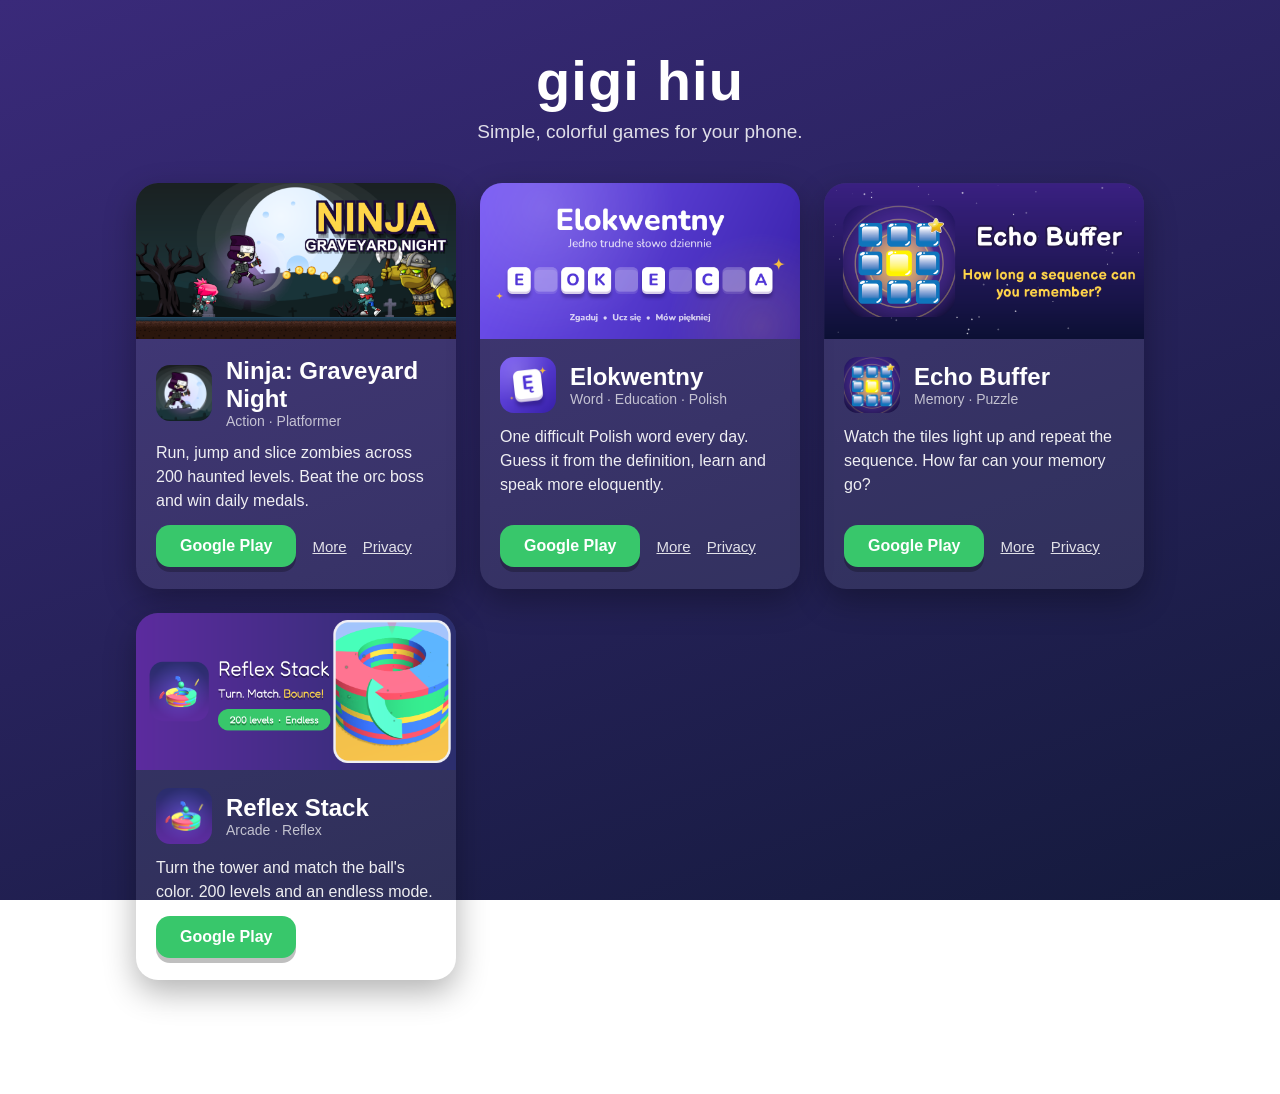
<file: index.html>
<!doctype html>
<html lang="en">
<head>
<meta charset="utf-8">
<meta name="viewport" content="width=device-width, initial-scale=1">
<title>gigi hiu – mobile games</title>
<meta name="description" content="gigi hiu makes simple, colorful mobile games for Android: Ninja: Graveyard Night, Elokwentny, Echo Buffer, Reflex Stack and more.">
<link rel="icon" href="icon.png">
<link rel="stylesheet" href="style.css">
</head>
<body>
<main>
  <div class="hero">
    <h1>gigi hiu</h1>
    <p>Simple, colorful games for your phone.</p>
  </div>

  <div class="games">

    <!-- ===== NOWA GRA: skopiuj caly blok <article> ... </article> i zmien nazwy, teksty i linki ===== -->
    <article class="game">
      <a href="ninja-graveyard-night/"><img class="banner" src="ninja-graveyard-night/banner.png" alt="Ninja: Graveyard Night"></a>
      <div class="body">
        <div class="title">
          <img src="ninja-graveyard-night/icon.png" alt="">
          <div><h2>Ninja: Graveyard Night</h2><div class="genre">Action · Platformer</div></div>
        </div>
        <p>Run, jump and slice zombies across 200 haunted levels. Beat the orc boss and win daily medals.</p>
        <div class="links">
          <a class="play" href="https://play.google.com/store/apps/details?id=com.gigihiu.ninjanoc">Google Play</a>
          <a href="ninja-graveyard-night/">More</a>
          <a href="ninja-graveyard-night/privacy.html">Privacy</a>
        </div>
      </div>
    </article>

    <article class="game">
      <a href="elokwentny/"><img class="banner" src="elokwentny/banner.png" alt="Elokwentny"></a>
      <div class="body">
        <div class="title">
          <img src="elokwentny/icon.png" alt="">
          <div><h2>Elokwentny</h2><div class="genre">Word · Education · Polish</div></div>
        </div>
        <p>One difficult Polish word every day. Guess it from the definition, learn and speak more eloquently.</p>
        <div class="links">
          <a class="play" href="https://play.google.com/store/apps/details?id=pl.elokwentny.app">Google Play</a>
          <a href="elokwentny/">More</a>
          <a href="elokwentny/privacy.html">Privacy</a>
        </div>
      </div>
    </article>

    <article class="game">
      <a href="echo-buffer/"><img class="banner" src="echo-buffer/banner.png" alt="Echo Buffer"></a>
      <div class="body">
        <div class="title">
          <img src="echo-buffer/icon.png" alt="">
          <div><h2>Echo Buffer</h2><div class="genre">Memory · Puzzle</div></div>
        </div>
        <p>Watch the tiles light up and repeat the sequence. How far can your memory go?</p>
        <div class="links">
          <a class="play" href="https://play.google.com/store/apps/details?id=com.gigihiu.EchoBuffer">Google Play</a>
          <a href="echo-buffer/">More</a>
          <a href="echo-buffer/privacy.html">Privacy</a>
        </div>
      </div>
    </article>

    <article class="game">
      <a href="reflex-stack/"><img class="banner" src="reflex-stack/banner.png" alt="Reflex Stack"></a>
      <div class="body">
        <div class="title">
          <img src="reflex-stack/icon.png" alt="">
          <div><h2>Reflex Stack</h2><div class="genre">Arcade · Reflex</div></div>
        </div>
        <p>Turn the tower and match the ball's color. 200 levels and an endless mode.</p>
        <div class="links">
          <a class="play" href="https://play.google.com/store/apps/details?id=com.gigihiu.reflexstack">Google Play</a>
          <a href="reflex-stack/">More</a>
          <a href="privacy.html">Privacy</a>
        </div>
      </div>
    </article>

  </div>
</main>
<footer>
  <a href="mailto:gigihiu2018@gmail.com">Contact</a>
</footer>
</body>
</html>
</file>
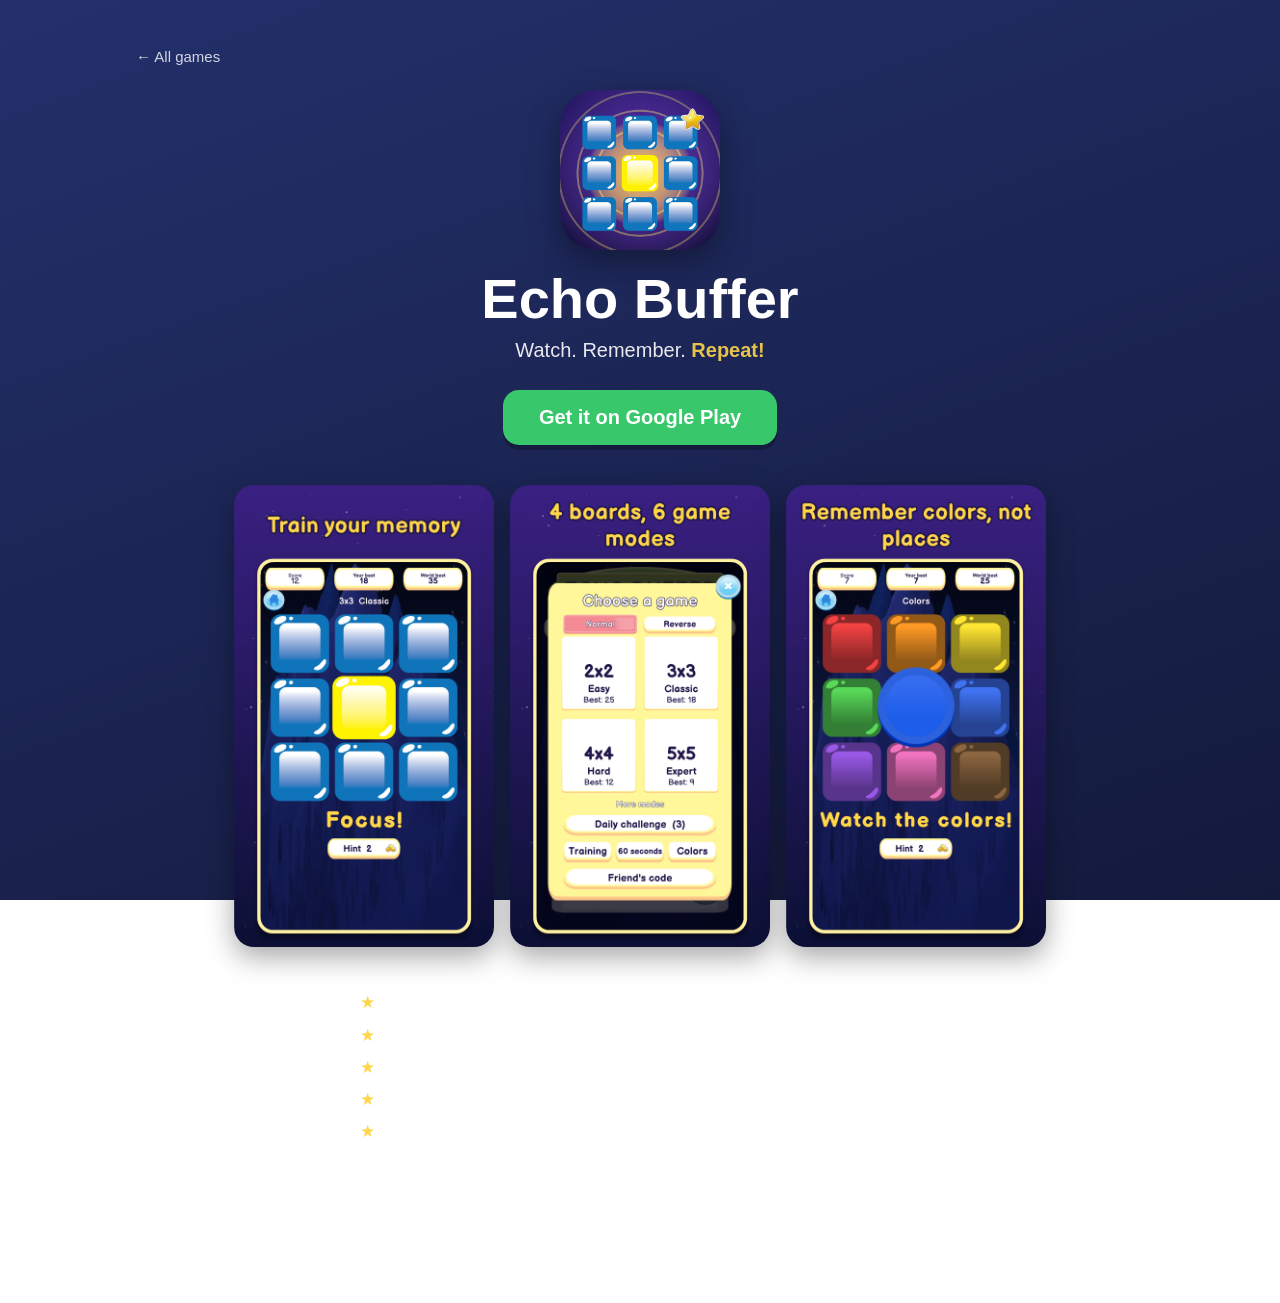
<file: echo-buffer/index.html>
<!doctype html>
<html lang="en">
<head>
<meta charset="utf-8">
<meta name="viewport" content="width=device-width, initial-scale=1">
<title>Echo Buffer – gigi hiu</title>
<meta name="description" content="Echo Buffer: watch the tiles light up and repeat the sequence. How far can your memory go? Free on Google Play.">
<link rel="icon" href="icon.png">
<link rel="stylesheet" href="../style.css">
</head>
<body style="--a:#23306b; --b:#141a3c; --akcent:#ffd54a">
<main class="gamepage">
  <div style="text-align:left"><a class="back" href="../">← All games</a></div>
  <img class="icon" src="icon.png" alt="Echo Buffer icon">
  <h1>Echo Buffer</h1>
  <p class="tagline">Watch. Remember. <b>Repeat!</b></p>
  <a class="play" href="https://play.google.com/store/apps/details?id=com.gigihiu.EchoBuffer">Get it on Google Play</a>

  <div class="shots">
    <img src="shot1.png" alt="Classic mode: repeat the sequence of lit tiles">
    <img src="shot2.png" alt="Six game modes">
    <img src="shot3.png" alt="Colors mode">
  </div>

  <ul class="features">
    <li>4 boards from 2x2 to 5x5 and 6 game modes</li>
    <li>Every tile plays its own note, so you can remember by ear</li>
    <li>World leaderboards, daily challenge and weekly league</li>
    <li>Daily missions, achievements, levels and titles</li>
    <li>Free tile skins and backgrounds, English and Polish</li>
  </ul>
</main>
<footer>
  <a href="privacy.html">Privacy policy</a>
  <a href="mailto:gigihiu2018@gmail.com">Contact</a>
</footer>
</body>
</html>
</file>
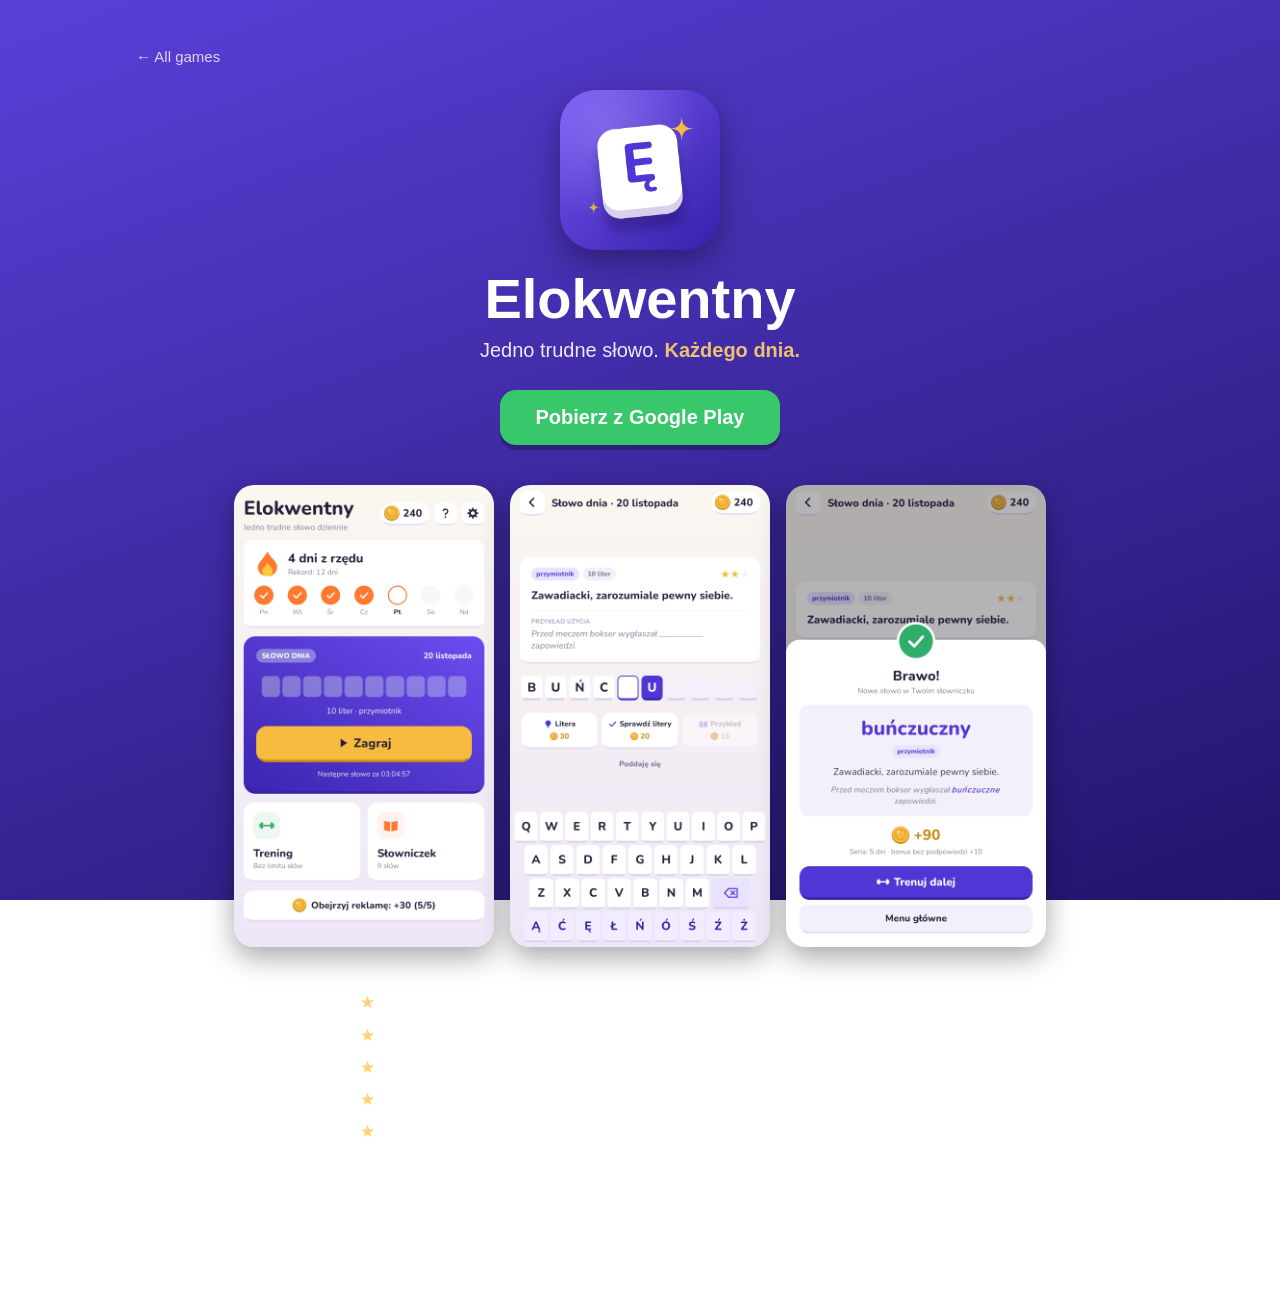
<file: elokwentny/index.html>
<!doctype html>
<html lang="pl">
<head>
<meta charset="utf-8">
<meta name="viewport" content="width=device-width, initial-scale=1">
<title>Elokwentny – gigi hiu</title>
<meta name="description" content="Elokwentny: codziennie jedno trudne polskie słowo. Odgadnij je z definicji, ucz się i mów piękniej. Za darmo w Google Play.">
<link rel="icon" href="icon.png">
<link rel="stylesheet" href="../style.css">
</head>
<body style="--a:#5a3fd8; --b:#22146b; --akcent:#ffd36b">
<main class="gamepage">
  <div style="text-align:left"><a class="back" href="../">← All games</a></div>
  <img class="icon" src="icon.png" alt="Ikona aplikacji Elokwentny">
  <h1>Elokwentny</h1>
  <p class="tagline">Jedno trudne słowo. <b>Każdego dnia.</b></p>
  <a class="play" href="https://play.google.com/store/apps/details?id=pl.elokwentny.app">Pobierz z Google Play</a>

  <div class="shots">
    <img src="shot1.png" alt="Ekran główny: słowo dnia i seria dni z rzędu">
    <img src="shot2.png" alt="Zgadywanie słowa z definicji i podpowiedzi">
    <img src="shot3.png" alt="Odgadnięte słowo z definicją i przykładem">
  </div>

  <ul class="features">
    <li>Codziennie nowe słowo dnia – to samo dla wszystkich</li>
    <li>Ponad 700 trudnych, rzadkich i eleganckich polskich słów</li>
    <li>Podpowiedzi: odsłoń literę, sprawdź litery, zobacz przykład</li>
    <li>Seria dni z rzędu, monety i trening bez limitu</li>
    <li>Własny słowniczek poznanych słów i przypomnienia</li>
  </ul>
</main>
<footer>
  <a href="privacy.html">Polityka prywatności</a>
  <a href="mailto:gigihiu2018@gmail.com">Contact</a>
</footer>
</body>
</html>
</file>
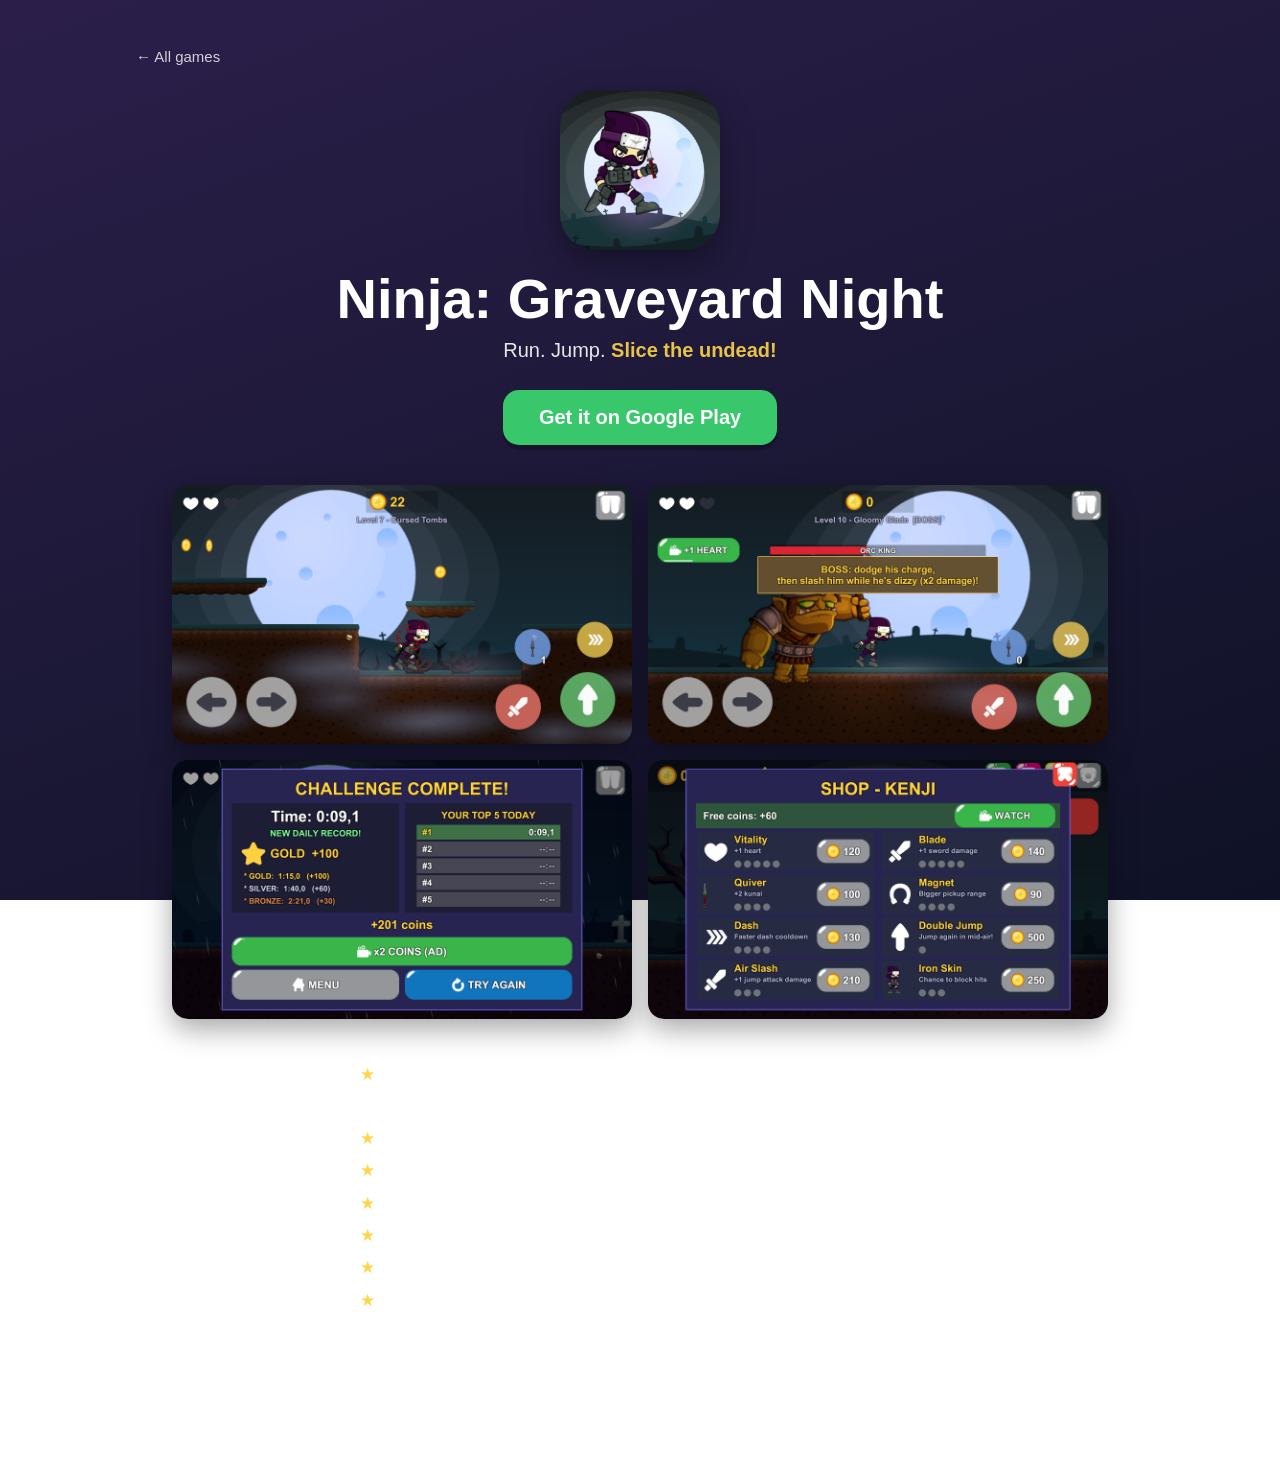
<file: ninja-graveyard-night/index.html>
<!doctype html>
<html lang="en">
<head>
<meta charset="utf-8">
<meta name="viewport" content="width=device-width, initial-scale=1">
<title>Ninja: Graveyard Night – gigi hiu</title>
<meta name="description" content="Ninja: Graveyard Night: slice zombies, jump across haunted graves and beat the orc boss. 200 levels, daily challenge, offline. Free on Google Play.">
<link rel="icon" href="icon.png">
<link rel="stylesheet" href="../style.css">
<style>
  /* zrzuty tej gry sa poziome (16:9) */
  .shots img { width: min(460px, 46%); min-width: 260px; border-radius: 16px; }
</style>
</head>
<body style="--a:#2b1f4a; --b:#0f1226; --akcent:#ffd54a">
<main class="gamepage">
  <div style="text-align:left"><a class="back" href="../">← All games</a></div>
  <img class="icon" src="icon.png" alt="Ninja: Graveyard Night icon">
  <h1>Ninja: Graveyard Night</h1>
  <p class="tagline">Run. Jump. <b>Slice the undead!</b></p>
  <a class="play" href="https://play.google.com/store/apps/details?id=com.gigihiu.ninjanoc">Get it on Google Play</a>

  <div class="shots">
    <img src="shot1.png" alt="Ninja fighting zombies in the graveyard">
    <img src="shot2.png" alt="Orc boss fight">
    <img src="shot3.png" alt="Daily challenge with medals">
    <img src="shot4.png" alt="Upgrade shop">
  </div>

  <ul class="features">
    <li>200 levels with sky runs, underground crypts, moving platforms, keys and gates</li>
    <li>Sword, kunai, bombs, double jump, wall jump and dash</li>
    <li>Zombies, orcs, ghosts and an orc boss every 5 levels</li>
    <li>Daily challenge with bronze, silver and gold medals</li>
    <li>Two heroes with their own upgrades and special skills, glowing skins</li>
    <li>English and Polish</li>
    <li>Plays offline, ads are always optional</li>
  </ul>
</main>
<footer>
  <a href="privacy.html">Privacy policy</a>
  <a href="mailto:gigihiu2018@gmail.com">Contact</a>
</footer>
</body>
</html>
</file>
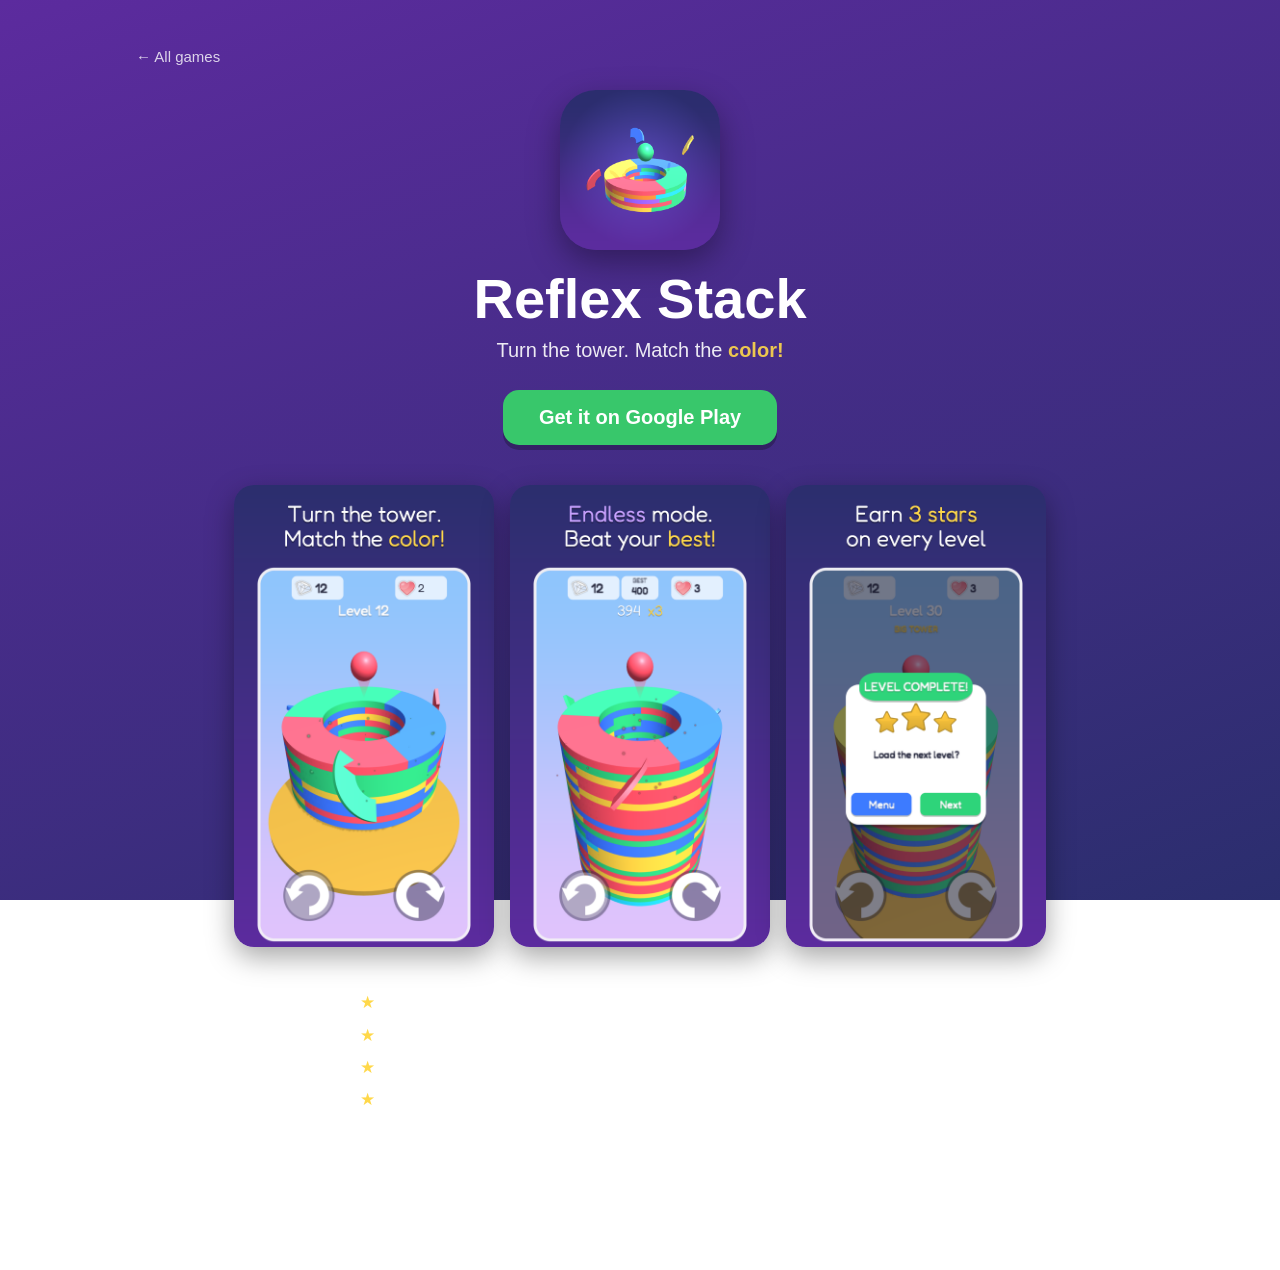
<file: reflex-stack/index.html>
<!doctype html>
<html lang="en">
<head>
<meta charset="utf-8">
<meta name="viewport" content="width=device-width, initial-scale=1">
<title>Reflex Stack – gigi hiu</title>
<meta name="description" content="Reflex Stack: turn the tower and match the ball's color. 200 levels and an endless mode. Free on Google Play.">
<link rel="icon" href="icon.png">
<link rel="stylesheet" href="../style.css">
</head>
<body style="--a:#5c2b9e; --b:#2b2e6e">
<main class="gamepage">
  <div style="text-align:left"><a class="back" href="../">← All games</a></div>
  <img class="icon" src="icon.png" alt="Reflex Stack icon">
  <h1>Reflex Stack</h1>
  <p class="tagline">Turn the tower. Match the <b>color!</b></p>
  <a class="play" href="https://play.google.com/store/apps/details?id=com.gigihiu.reflexstack">Get it on Google Play</a>

  <div class="shots">
    <img src="shot1.png" alt="Gameplay: turn the tower to match the ball's color">
    <img src="shot2.png" alt="Endless mode with score multiplier">
    <img src="shot3.png" alt="Level complete with three stars">
  </div>

  <ul class="features">
    <li>200 levels from relaxing to lightning-fast</li>
    <li>Endless mode with a score multiplier</li>
    <li>Collect diamonds and earn 3 stars on every level</li>
    <li>Simple two-button controls, no account needed</li>
  </ul>
</main>
<footer>
  <a href="../privacy.html">Privacy policy</a>
  <a href="https://www.youtube.com/watch?v=M6ab54qwRuE">Trailer</a>
  <a href="mailto:gigihiu2018@gmail.com">Contact</a>
</footer>
</body>
</html>
</file>
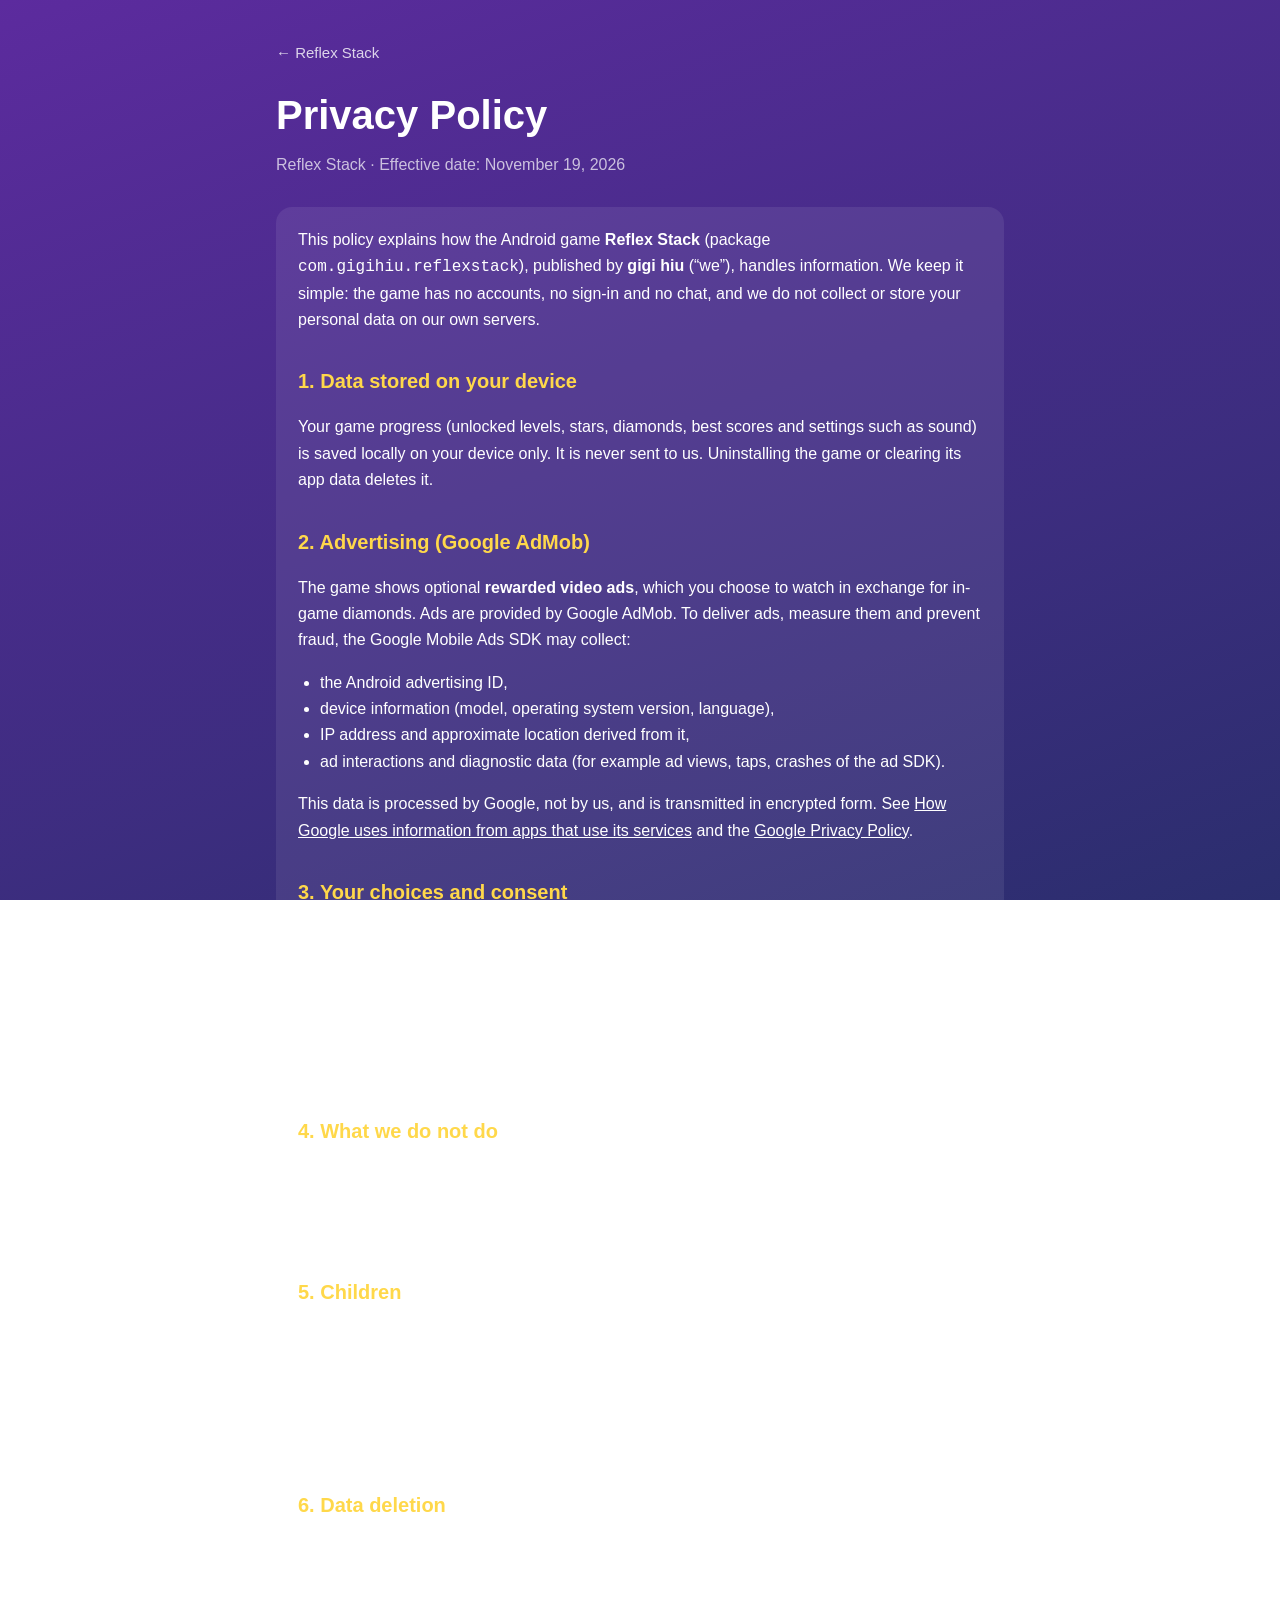
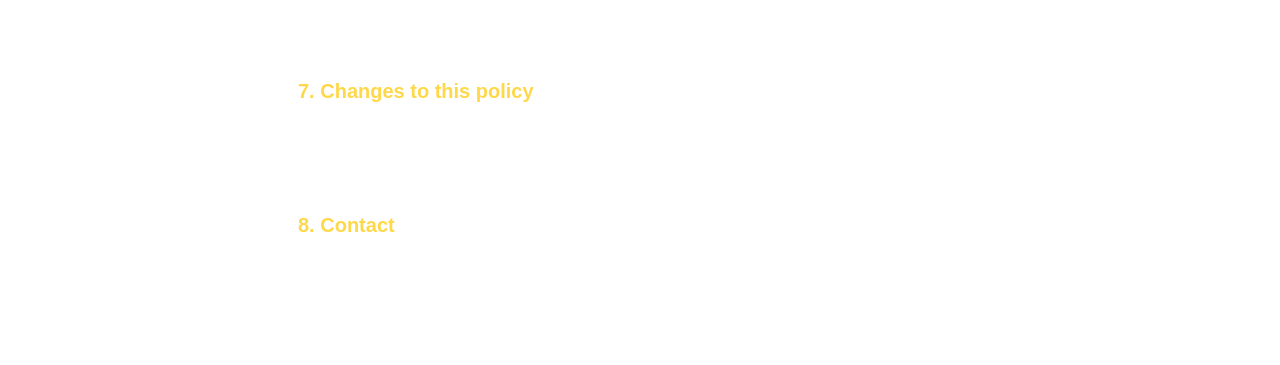
<file: privacy.html>
<!doctype html>
<html lang="en">
<head>
<meta charset="utf-8">
<meta name="viewport" content="width=device-width, initial-scale=1">
<title>Reflex Stack – Privacy Policy</title>
<link rel="icon" href="icon.png">
<style>
  :root { --fiolet: #5c2b9e; --granat: #2b2e6e; --zolty: #ffd84a; }
  * { box-sizing: border-box; }
  body { margin: 0; font-family: "Segoe UI", Roboto, Helvetica, Arial, sans-serif; color: #fff;
         background: linear-gradient(160deg, var(--fiolet), var(--granat)) fixed; min-height: 100vh; }
  main { max-width: 760px; margin: 0 auto; padding: 40px 16px 48px; line-height: 1.65; font-size: 16px; }
  .back { color: #fff; opacity: .8; text-decoration: none; font-size: 15px; }
  h1 { font-size: clamp(28px, 6vw, 40px); margin: 16px 0 4px; }
  .date { opacity: .7; margin: 0 0 28px; }
  h2 { color: var(--zolty); font-size: 20px; margin: 32px 0 8px; }
  a { color: #fff; }
  ul { padding-left: 22px; }
  .card { background: rgba(255,255,255,.08); border-radius: 16px; padding: 4px 22px 18px; }
</style>
</head>
<body>
<main>
  <a class="back" href="./">← Reflex Stack</a>
  <h1>Privacy Policy</h1>
  <p class="date">Reflex Stack · Effective date: November 19, 2026</p>

  <div class="card">
  <p>This policy explains how the Android game <b>Reflex Stack</b> (package <code>com.gigihiu.reflexstack</code>),
  published by <b>gigi hiu</b> (“we”), handles information. We keep it simple: the game has no accounts,
  no sign-in and no chat, and we do not collect or store your personal data on our own servers.</p>

  <h2>1. Data stored on your device</h2>
  <p>Your game progress (unlocked levels, stars, diamonds, best scores and settings such as sound) is saved
  locally on your device only. It is never sent to us. Uninstalling the game or clearing its app data deletes it.</p>

  <h2>2. Advertising (Google AdMob)</h2>
  <p>The game shows optional <b>rewarded video ads</b>, which you choose to watch in exchange for in-game diamonds.
  Ads are provided by Google AdMob. To deliver ads, measure them and prevent fraud, the Google Mobile Ads SDK may collect:</p>
  <ul>
    <li>the Android advertising ID,</li>
    <li>device information (model, operating system version, language),</li>
    <li>IP address and approximate location derived from it,</li>
    <li>ad interactions and diagnostic data (for example ad views, taps, crashes of the ad SDK).</li>
  </ul>
  <p>This data is processed by Google, not by us, and is transmitted in encrypted form. See
  <a href="https://policies.google.com/technologies/partner-sites">How Google uses information from apps that use its services</a> and the
  <a href="https://policies.google.com/privacy">Google Privacy Policy</a>.</p>

  <h2>3. Your choices and consent</h2>
  <ul>
    <li>If you are in the European Economic Area, the UK or Switzerland, the game asks for your consent through
    Google’s consent form before personalized ads are shown. You can change your choice at any time with the
    privacy button on the game’s <b>About</b> screen.</li>
    <li>You can reset or delete your advertising ID, or opt out of ads personalization, in Android
    <i>Settings → Privacy → Ads</i> (the exact path depends on your device).</li>
    <li>Watching ads is always optional. The game can be played without them.</li>
  </ul>

  <h2>4. What we do not do</h2>
  <ul>
    <li>We do not sell your personal data.</li>
    <li>We do not use analytics or tracking tools of our own.</li>
    <li>We do not request access to your contacts, camera, microphone, photos or precise location.</li>
  </ul>

  <h2>5. Children</h2>
  <p>Reflex Stack is intended for users aged 13 and older and is not directed at children. Because the game
  may still appeal to younger players, ad content is limited to a maximum rating of PG (parental guidance).
  We do not knowingly collect personal information from children under 13. If you are a parent or guardian
  and believe your child has provided personal information, contact us at the address below and we will help
  remove it.</p>

  <h2>6. Data deletion</h2>
  <p>Because we hold no personal data about you, there is nothing for us to delete on our side. To remove
  local game data, uninstall the game or clear its storage in Android settings. To manage data held by Google
  for advertising, use your Google account settings or reset your advertising ID as described above.</p>

  <h2>7. Changes to this policy</h2>
  <p>We may update this policy when the game changes. The new version will be published on this page with
  an updated effective date.</p>

  <h2>8. Contact</h2>
  <p>Questions about privacy? Email <a href="mailto:gigihiu2018@gmail.com">gigihiu2018@gmail.com</a>.</p>
  </div>
</main>
</body>
</html>
</file>
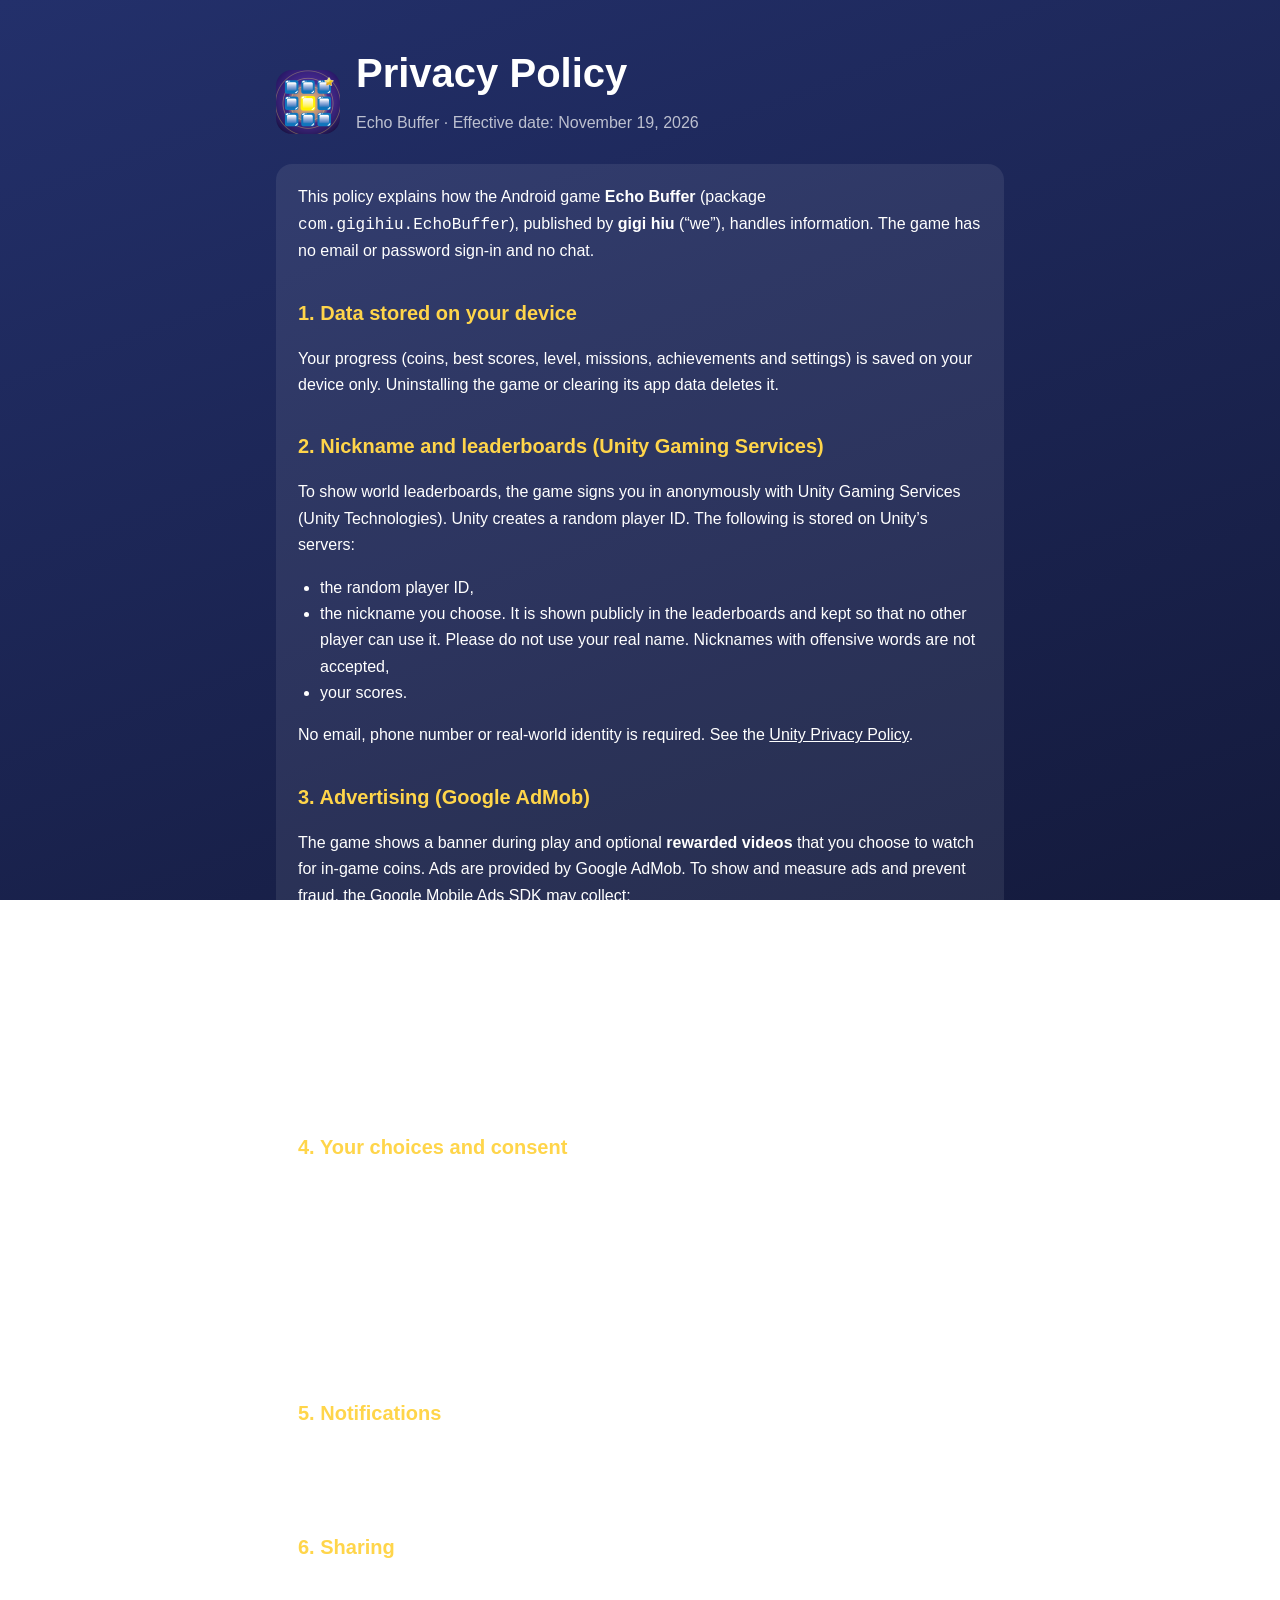
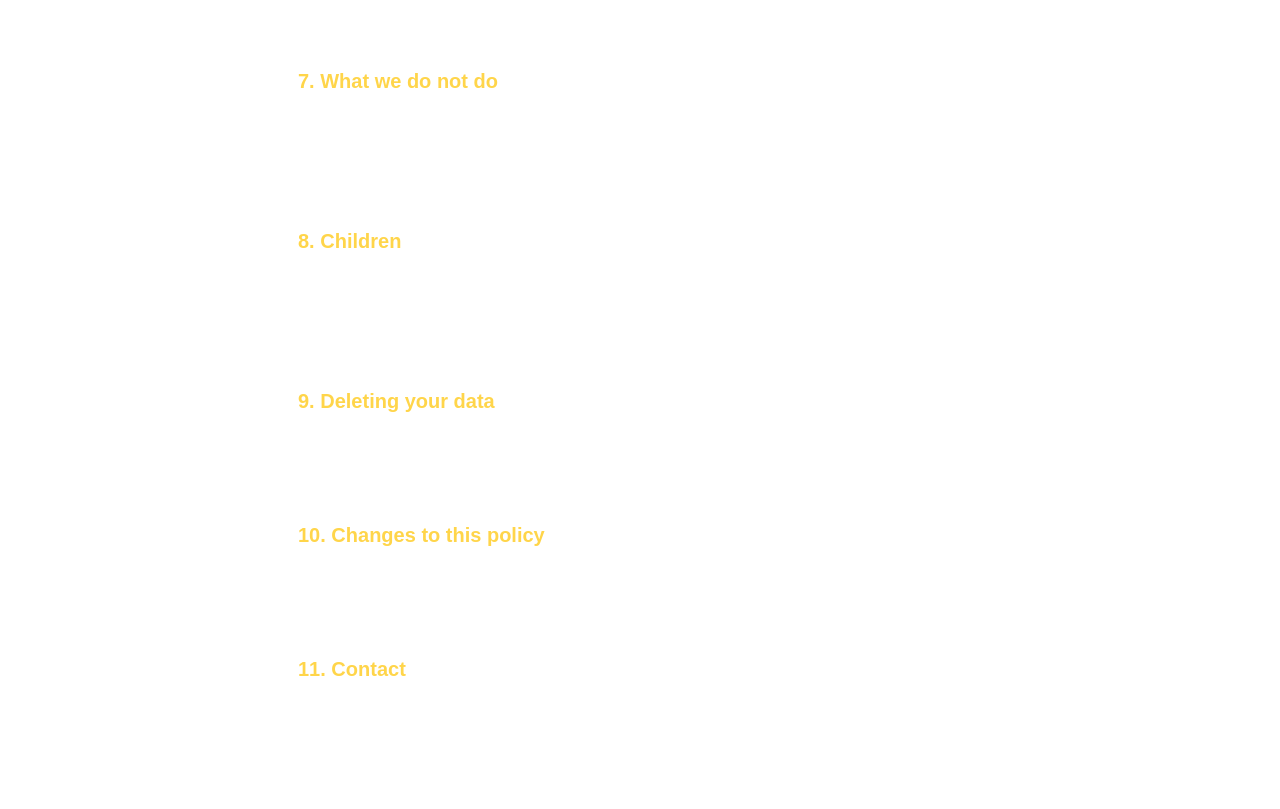
<file: echo-buffer/privacy.html>
<!doctype html>
<html lang="en">
<head>
<meta charset="utf-8">
<meta name="viewport" content="width=device-width, initial-scale=1">
<title>Echo Buffer – Privacy Policy</title>
<link rel="icon" href="icon.png">
<style>
  :root { --night: #141a3c; --blue: #23306b; --gold: #ffd54a; }
  * { box-sizing: border-box; }
  body { margin: 0; font-family: "Segoe UI", Roboto, Helvetica, Arial, sans-serif; color: #fff;
         background: linear-gradient(160deg, var(--blue), var(--night)) fixed; min-height: 100vh; }
  main { max-width: 760px; margin: 0 auto; padding: 40px 16px 48px; line-height: 1.65; font-size: 16px; }
  header { display: flex; align-items: center; gap: 16px; }
  header img { width: 64px; height: 64px; border-radius: 16px; }
  h1 { font-size: clamp(28px, 6vw, 40px); margin: 0; }
  .date { opacity: .7; margin: 4px 0 28px; }
  h2 { color: var(--gold); font-size: 20px; margin: 32px 0 8px; }
  a { color: #fff; }
  ul { padding-left: 22px; }
  .card { background: rgba(255,255,255,.08); border-radius: 16px; padding: 4px 22px 18px; }
</style>
</head>
<body>
<main>
  <header>
    <img src="icon.png" alt="">
    <div>
      <h1>Privacy Policy</h1>
      <p class="date">Echo Buffer · Effective date: November 19, 2026</p>
    </div>
  </header>

  <div class="card">
  <p>This policy explains how the Android game <b>Echo Buffer</b> (package <code>com.gigihiu.EchoBuffer</code>),
  published by <b>gigi hiu</b> (“we”), handles information. The game has no email or password sign-in and no chat.</p>

  <h2>1. Data stored on your device</h2>
  <p>Your progress (coins, best scores, level, missions, achievements and settings) is saved on your device only.
  Uninstalling the game or clearing its app data deletes it.</p>

  <h2>2. Nickname and leaderboards (Unity Gaming Services)</h2>
  <p>To show world leaderboards, the game signs you in anonymously with Unity Gaming Services (Unity Technologies).
  Unity creates a random player ID. The following is stored on Unity’s servers:</p>
  <ul>
    <li>the random player ID,</li>
    <li>the nickname you choose. It is shown publicly in the leaderboards and kept so that no other player can use it.
    Please do not use your real name. Nicknames with offensive words are not accepted,</li>
    <li>your scores.</li>
  </ul>
  <p>No email, phone number or real-world identity is required. See the
  <a href="https://unity.com/legal/privacy-policy">Unity Privacy Policy</a>.</p>

  <h2>3. Advertising (Google AdMob)</h2>
  <p>The game shows a banner during play and optional <b>rewarded videos</b> that you choose to watch for in-game coins.
  Ads are provided by Google AdMob. To show and measure ads and prevent fraud, the Google Mobile Ads SDK may collect:</p>
  <ul>
    <li>the Android advertising ID,</li>
    <li>device and app information (model, operating system version, language),</li>
    <li>IP address and approximate location derived from it,</li>
    <li>ad interactions and diagnostic data.</li>
  </ul>
  <p>This data is processed by Google and sent encrypted. See
  <a href="https://policies.google.com/technologies/partner-sites">How Google uses information from apps that use its services</a> and the
  <a href="https://policies.google.com/privacy">Google Privacy Policy</a>.</p>

  <h2>4. Your choices and consent</h2>
  <ul>
    <li>In the European Economic Area, the UK and Switzerland, the game asks for your consent through Google’s consent
    form before ads are personalized. You can change your choice at any time in <b>Settings → Privacy &amp; ads</b>.</li>
    <li>You can reset or delete your advertising ID, or opt out of ads personalization, in Android
    <i>Settings → Privacy → Ads</i> (the exact path depends on your device).</li>
    <li>Watching rewarded videos is always optional. The game asks ad networks to show only content suitable for all ages.</li>
  </ul>

  <h2>5. Notifications</h2>
  <p>Optional daily reminders are scheduled on your device (local notifications). No data is sent for them.
  You can turn them off in <b>Settings → Reminders</b> or in your phone settings.</p>

  <h2>6. Sharing</h2>
  <p>“Share” and “Challenge” only open your phone’s share menu with a short text that you choose to send.</p>

  <h2>7. What we do not do</h2>
  <ul>
    <li>We do not sell your personal data.</li>
    <li>We do not use analytics or tracking tools of our own.</li>
    <li>We do not request access to your contacts, camera, microphone, photos or precise location.</li>
  </ul>

  <h2>8. Children</h2>
  <p>The game is suitable for all ages but is not directed primarily at children. We do not knowingly collect
  personal information from children under 13. If you are a parent or guardian and believe your child has provided
  personal information, contact us and we will help remove it.</p>

  <h2>9. Deleting your data</h2>
  <p>Uninstall the game to remove local data. To delete your nickname and leaderboard entries, email us with your
  nickname and we will remove them within 30 days.</p>

  <h2>10. Changes to this policy</h2>
  <p>We may update this policy when the game changes. The new version will be published on this page with an
  updated effective date.</p>

  <h2>11. Contact</h2>
  <p>Questions about privacy? Email <a href="mailto:gigihiu2018@gmail.com">gigihiu2018@gmail.com</a>.</p>
  </div>
</main>
</body>
</html>
</file>
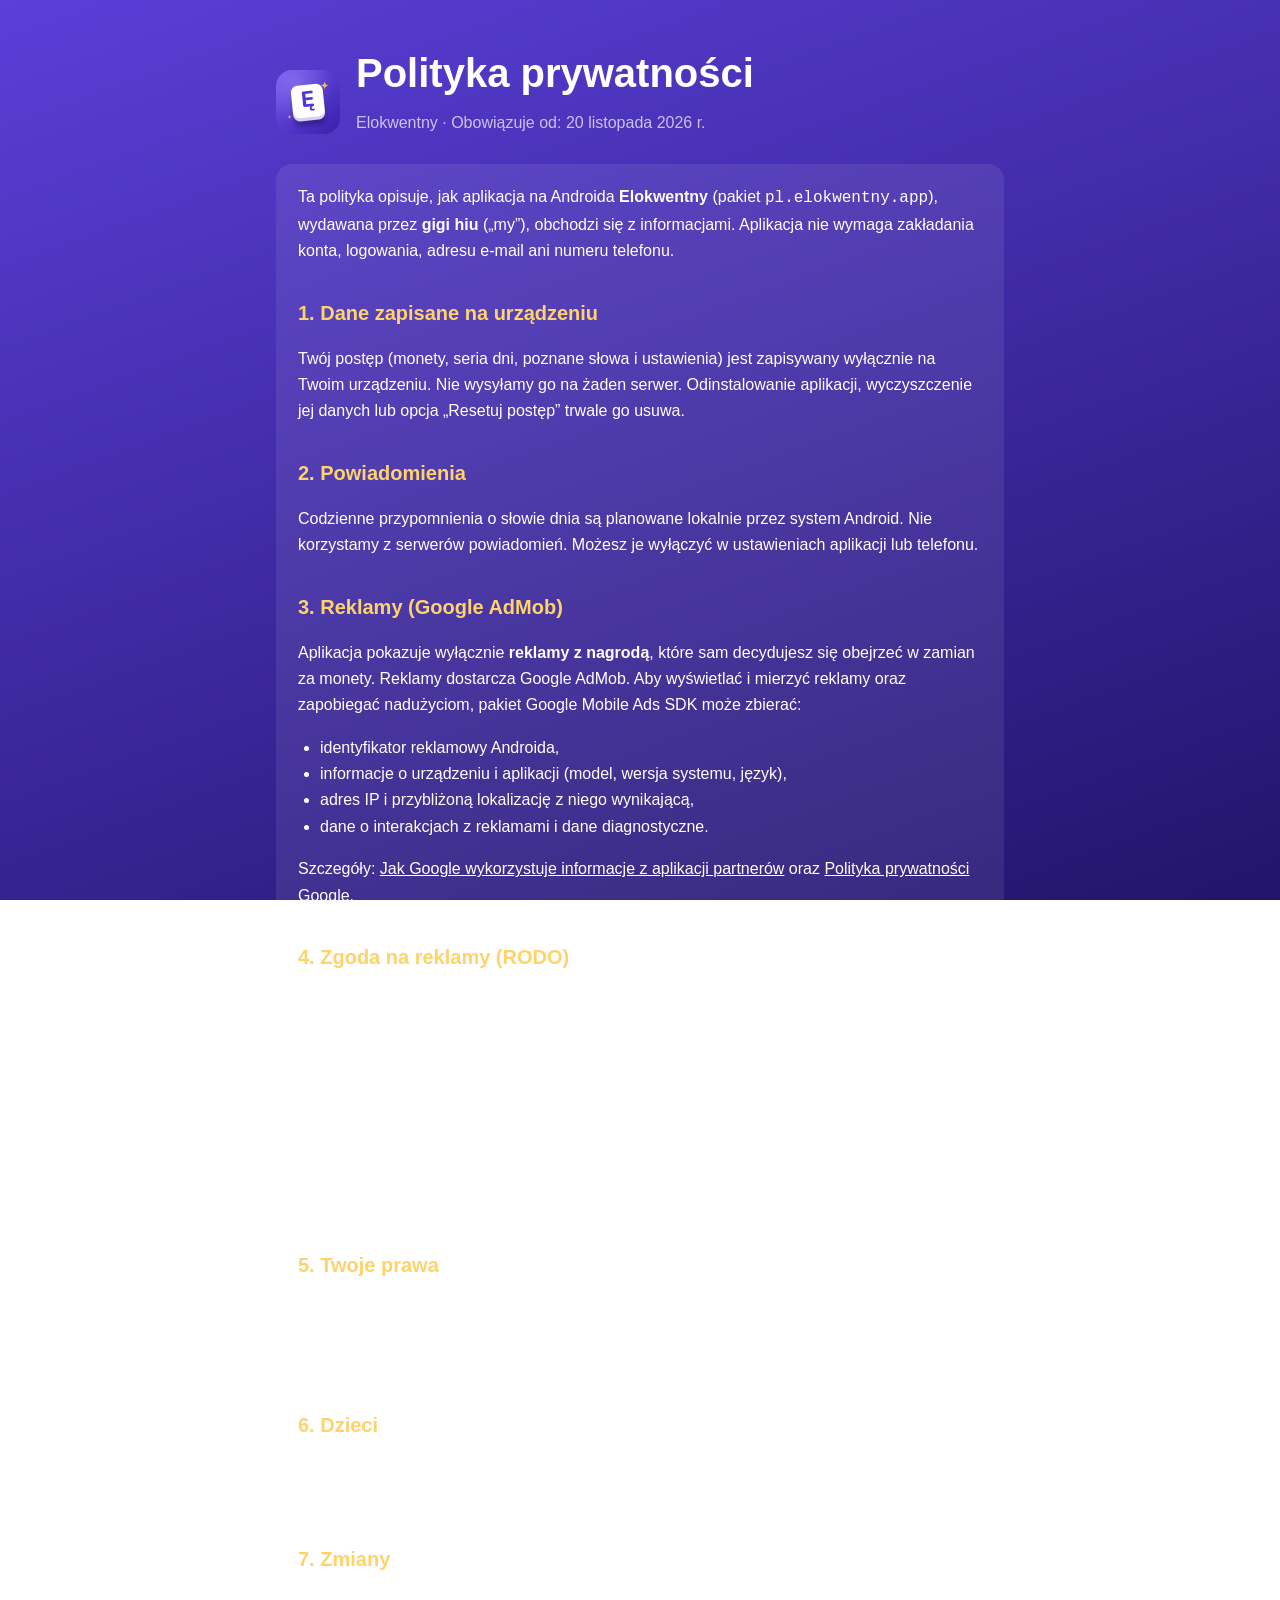
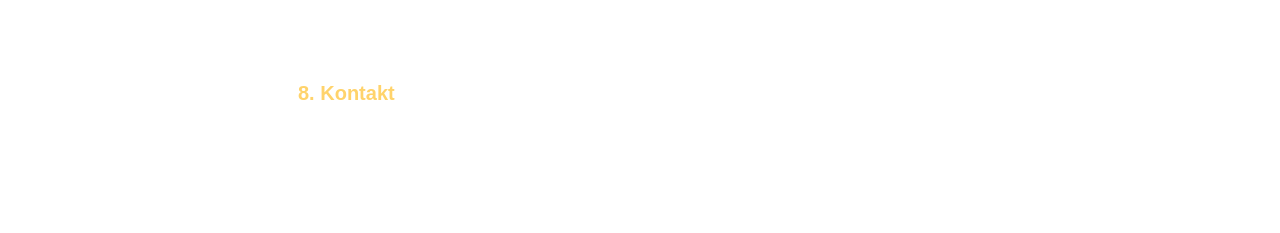
<file: elokwentny/privacy.html>
<!doctype html>
<html lang="pl">
<head>
<meta charset="utf-8">
<meta name="viewport" content="width=device-width, initial-scale=1">
<title>Elokwentny – Polityka prywatności</title>
<link rel="icon" href="icon.png">
<style>
  :root { --night: #22146b; --blue: #5a3fd8; --gold: #ffd36b; }
  * { box-sizing: border-box; }
  body { margin: 0; font-family: "Segoe UI", Roboto, Helvetica, Arial, sans-serif; color: #fff;
         background: linear-gradient(160deg, var(--blue), var(--night)) fixed; min-height: 100vh; }
  main { max-width: 760px; margin: 0 auto; padding: 40px 16px 48px; line-height: 1.65; font-size: 16px; }
  header { display: flex; align-items: center; gap: 16px; }
  header img { width: 64px; height: 64px; border-radius: 16px; }
  h1 { font-size: clamp(28px, 6vw, 40px); margin: 0; }
  .date { opacity: .7; margin: 4px 0 28px; }
  h2 { color: var(--gold); font-size: 20px; margin: 32px 0 8px; }
  a { color: #fff; }
  ul { padding-left: 22px; }
  .card { background: rgba(255,255,255,.08); border-radius: 16px; padding: 4px 22px 18px; }
</style>
</head>
<body>
<main>
  <header>
    <img src="icon.png" alt="">
    <div>
      <h1>Polityka prywatności</h1>
      <p class="date">Elokwentny · Obowiązuje od: 20 listopada 2026 r.</p>
    </div>
  </header>

  <div class="card">
  <p>Ta polityka opisuje, jak aplikacja na Androida <b>Elokwentny</b> (pakiet <code>pl.elokwentny.app</code>),
  wydawana przez <b>gigi hiu</b> („my”), obchodzi się z informacjami. Aplikacja nie wymaga zakładania konta,
  logowania, adresu e-mail ani numeru telefonu.</p>

  <h2>1. Dane zapisane na urządzeniu</h2>
  <p>Twój postęp (monety, seria dni, poznane słowa i ustawienia) jest zapisywany wyłącznie na Twoim urządzeniu.
  Nie wysyłamy go na żaden serwer. Odinstalowanie aplikacji, wyczyszczenie jej danych lub opcja „Resetuj postęp”
  trwale go usuwa.</p>

  <h2>2. Powiadomienia</h2>
  <p>Codzienne przypomnienia o słowie dnia są planowane lokalnie przez system Android. Nie korzystamy z serwerów
  powiadomień. Możesz je wyłączyć w ustawieniach aplikacji lub telefonu.</p>

  <h2>3. Reklamy (Google AdMob)</h2>
  <p>Aplikacja pokazuje wyłącznie <b>reklamy z nagrodą</b>, które sam decydujesz się obejrzeć w zamian za monety.
  Reklamy dostarcza Google AdMob. Aby wyświetlać i mierzyć reklamy oraz zapobiegać nadużyciom, pakiet Google Mobile Ads SDK
  może zbierać:</p>
  <ul>
    <li>identyfikator reklamowy Androida,</li>
    <li>informacje o urządzeniu i aplikacji (model, wersja systemu, język),</li>
    <li>adres IP i przybliżoną lokalizację z niego wynikającą,</li>
    <li>dane o interakcjach z reklamami i dane diagnostyczne.</li>
  </ul>
  <p>Szczegóły: <a href="https://policies.google.com/technologies/partner-sites?hl=pl">Jak Google wykorzystuje informacje
  z aplikacji partnerów</a> oraz <a href="https://policies.google.com/privacy?hl=pl">Polityka prywatności Google</a>.</p>

  <h2>4. Zgoda na reklamy (RODO)</h2>
  <p>Użytkownikom z Europejskiego Obszaru Gospodarczego, Wielkiej Brytanii i Szwajcarii przy pierwszym uruchomieniu
  pokazujemy formularz zgody Google (UMP). Możesz zgodzić się na reklamy spersonalizowane, odmówić lub wybrać
  szczegółowe ustawienia, a decyzję zmienić w każdej chwili w aplikacji: <i>Ustawienia → Zgody na reklamy</i>.
  Identyfikator reklamowy możesz też zresetować lub usunąć w ustawieniach Androida (Prywatność → Reklamy).</p>
  <p>Podstawą personalizacji reklam jest Twoja zgoda (art. 6 ust. 1 lit. a RODO), a wyświetlania reklam
  niespersonalizowanych i zapobiegania nadużyciom – prawnie uzasadniony interes (art. 6 ust. 1 lit. f RODO).</p>

  <h2>5. Twoje prawa</h2>
  <p>Masz prawo dostępu do danych, ich sprostowania, usunięcia, ograniczenia przetwarzania, sprzeciwu oraz cofnięcia
  zgody w dowolnym momencie. Przysługuje Ci też prawo skargi do Prezesa Urzędu Ochrony Danych Osobowych
  (<a href="https://uodo.gov.pl">uodo.gov.pl</a>).</p>

  <h2>6. Dzieci</h2>
  <p>Aplikacja nie jest skierowana do dzieci poniżej 13. roku życia. Nie zbieramy świadomie danych dzieci.</p>

  <h2>7. Zmiany</h2>
  <p>Możemy aktualizować tę politykę, np. po dodaniu nowych funkcji. Aktualna wersja jest zawsze pod tym adresem,
  a data obowiązywania widnieje na górze.</p>

  <h2>8. Kontakt</h2>
  <p><a href="mailto:gigihiu2018@gmail.com">gigihiu2018@gmail.com</a></p>
  </div>
</main>
</body>
</html>
</file>
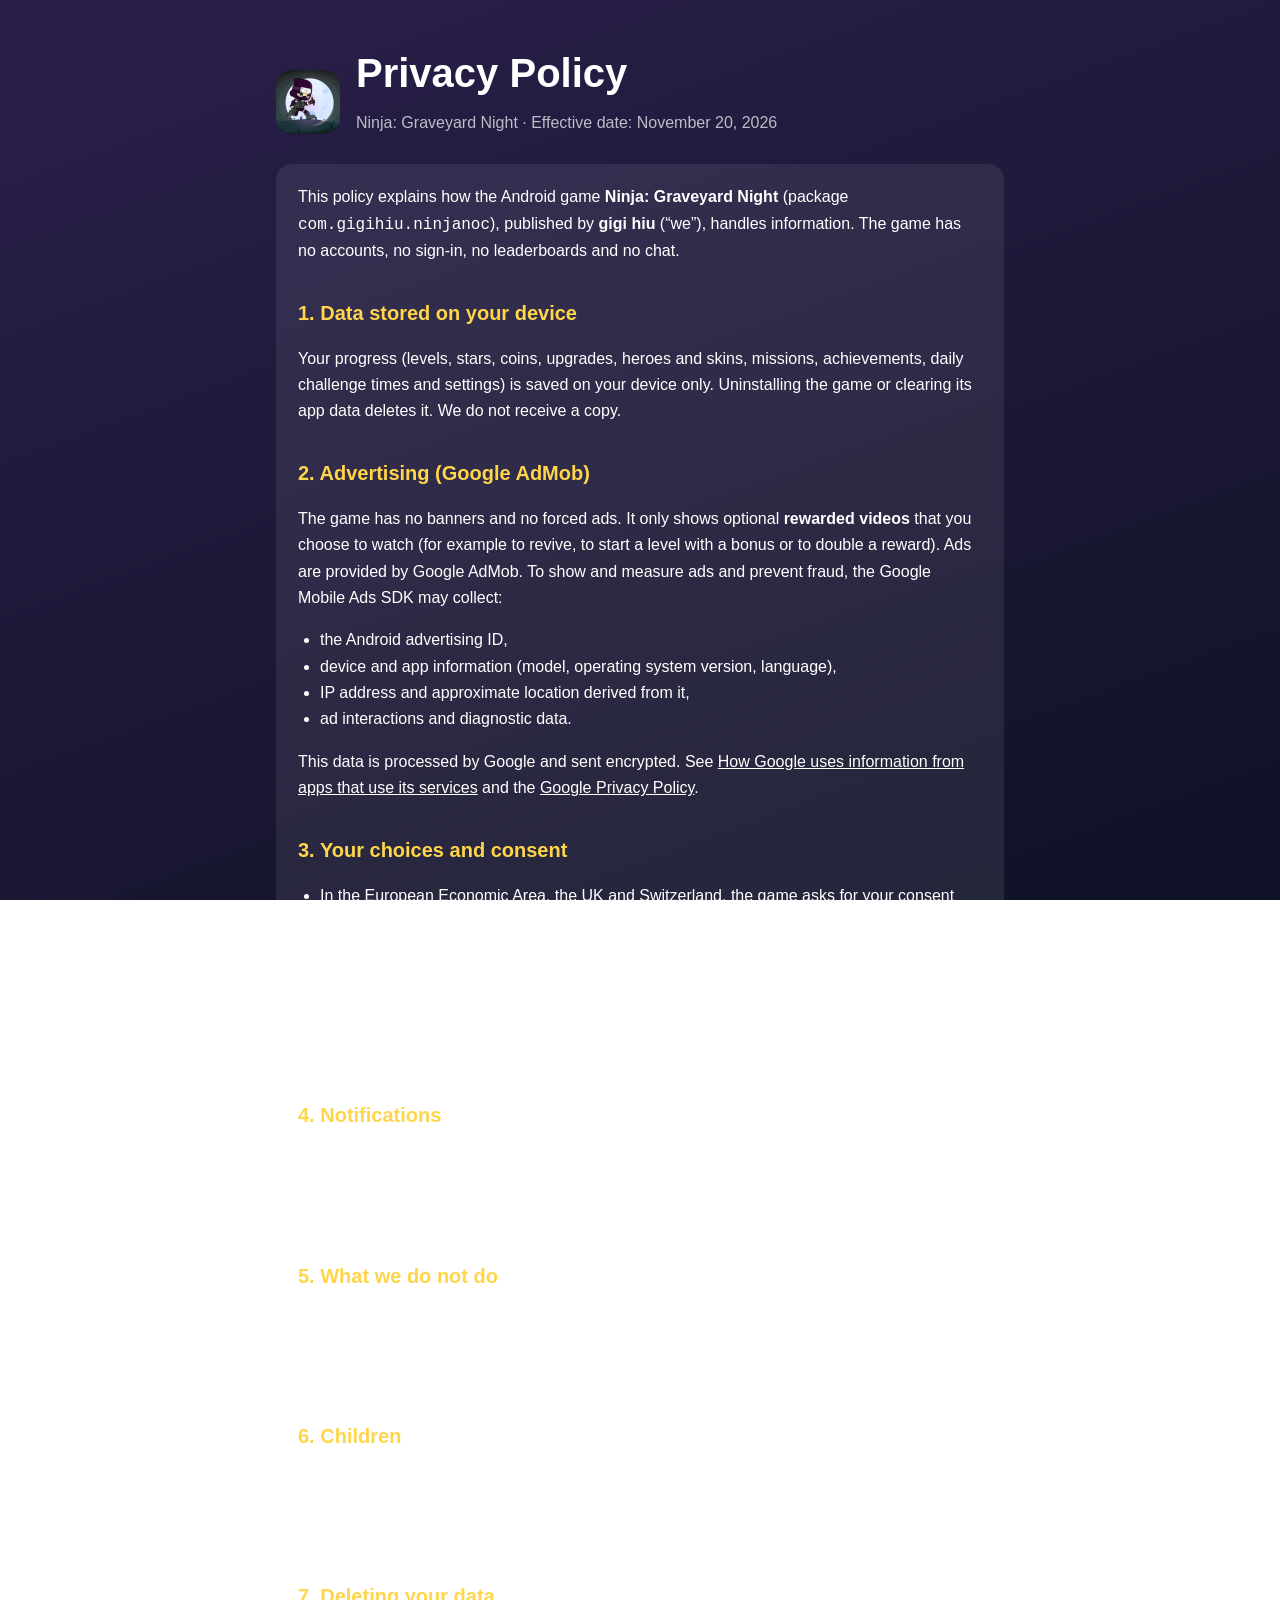
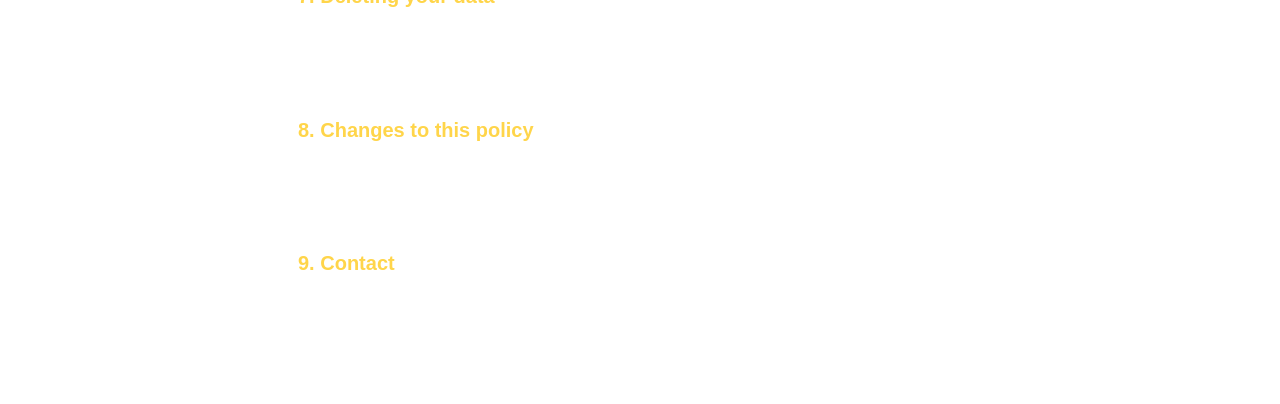
<file: ninja-graveyard-night/privacy.html>
<!doctype html>
<html lang="en">
<head>
<meta charset="utf-8">
<meta name="viewport" content="width=device-width, initial-scale=1">
<title>Ninja: Graveyard Night – Privacy Policy</title>
<link rel="icon" href="icon.png">
<style>
  :root { --night: #0f1226; --blue: #2b1f4a; --gold: #ffd54a; }
  * { box-sizing: border-box; }
  body { margin: 0; font-family: "Segoe UI", Roboto, Helvetica, Arial, sans-serif; color: #fff;
         background: linear-gradient(160deg, var(--blue), var(--night)) fixed; min-height: 100vh; }
  main { max-width: 760px; margin: 0 auto; padding: 40px 16px 48px; line-height: 1.65; font-size: 16px; }
  header { display: flex; align-items: center; gap: 16px; }
  header img { width: 64px; height: 64px; border-radius: 16px; }
  h1 { font-size: clamp(28px, 6vw, 40px); margin: 0; }
  .date { opacity: .7; margin: 4px 0 28px; }
  h2 { color: var(--gold); font-size: 20px; margin: 32px 0 8px; }
  a { color: #fff; }
  ul { padding-left: 22px; }
  .card { background: rgba(255,255,255,.08); border-radius: 16px; padding: 4px 22px 18px; }
</style>
</head>
<body>
<main>
  <header>
    <img src="icon.png" alt="">
    <div>
      <h1>Privacy Policy</h1>
      <p class="date">Ninja: Graveyard Night · Effective date: November 20, 2026</p>
    </div>
  </header>

  <div class="card">
  <p>This policy explains how the Android game <b>Ninja: Graveyard Night</b> (package <code>com.gigihiu.ninjanoc</code>),
  published by <b>gigi hiu</b> (“we”), handles information. The game has no accounts, no sign-in, no leaderboards and no chat.</p>

  <h2>1. Data stored on your device</h2>
  <p>Your progress (levels, stars, coins, upgrades, heroes and skins, missions, achievements, daily challenge times and settings)
  is saved on your device only. Uninstalling the game or clearing its app data deletes it. We do not receive a copy.</p>

  <h2>2. Advertising (Google AdMob)</h2>
  <p>The game has no banners and no forced ads. It only shows optional <b>rewarded videos</b> that you choose to watch
  (for example to revive, to start a level with a bonus or to double a reward). Ads are provided by Google AdMob.
  To show and measure ads and prevent fraud, the Google Mobile Ads SDK may collect:</p>
  <ul>
    <li>the Android advertising ID,</li>
    <li>device and app information (model, operating system version, language),</li>
    <li>IP address and approximate location derived from it,</li>
    <li>ad interactions and diagnostic data.</li>
  </ul>
  <p>This data is processed by Google and sent encrypted. See
  <a href="https://policies.google.com/technologies/partner-sites">How Google uses information from apps that use its services</a> and the
  <a href="https://policies.google.com/privacy">Google Privacy Policy</a>.</p>

  <h2>3. Your choices and consent</h2>
  <ul>
    <li>In the European Economic Area, the UK and Switzerland, the game asks for your consent through Google’s consent
    form before ads are personalized. You can change your choice at any time in <b>Settings → Privacy → Ads consent</b>.</li>
    <li>You can reset or delete your advertising ID, or opt out of ads personalization, in Android
    <i>Settings → Privacy → Ads</i> (the exact path depends on your device).</li>
    <li>Watching rewarded videos is always optional. The game asks ad networks to show only content suitable for a general audience.</li>
  </ul>

  <h2>4. Notifications</h2>
  <p>Optional reminders (at most one per day, for example about the daily reward) are scheduled on your device
  (local notifications). No data is sent for them. You can turn them off in <b>Settings → Notifications</b> or in your phone settings.</p>

  <h2>5. What we do not do</h2>
  <ul>
    <li>We do not sell your personal data.</li>
    <li>We do not use analytics or tracking tools of our own.</li>
    <li>We do not request access to your contacts, camera, microphone, photos or precise location.</li>
  </ul>

  <h2>6. Children</h2>
  <p>The game contains cartoon fantasy violence (a ninja fighting zombies and orcs) and is not directed primarily at children.
  We do not knowingly collect personal information from children under 13. If you are a parent or guardian and have
  questions, contact us.</p>

  <h2>7. Deleting your data</h2>
  <p>Uninstall the game or clear its app data to remove everything stored by the game. We hold no other data about you.</p>

  <h2>8. Changes to this policy</h2>
  <p>We may update this policy when the game changes. The new version will be published on this page with an
  updated effective date.</p>

  <h2>9. Contact</h2>
  <p>Questions about privacy? Email <a href="mailto:gigihiu2018@gmail.com">gigihiu2018@gmail.com</a>.</p>
  </div>
</main>
</body>
</html>
</file>
<file: style.css>
/* Wspolny wyglad strony studia i stron gier. Kolory gry ustawia --a i --b w <body style>. */
:root { --a: #3a2a7a; --b: #141a3c; --akcent: #ffd84a; --zielony: #38c76b; }
* { box-sizing: border-box; }
body { margin: 0; font-family: "Segoe UI", Roboto, Helvetica, Arial, sans-serif; color: #fff;
       background: linear-gradient(160deg, var(--a), var(--b)) fixed; min-height: 100vh; }
a { color: #fff; }
main { max-width: 1040px; margin: 0 auto; padding: 48px 16px 32px; }
footer { border-top: 1px solid rgba(255,255,255,.15); padding: 24px 16px 40px; text-align: center; font-size: 15px; opacity: .85; }
footer a { margin: 0 10px; }
.play { display: inline-block; background: var(--zielony); color: #fff; text-decoration: none; font-weight: 700;
        padding: 12px 24px; border-radius: 14px; box-shadow: 0 5px 0 rgba(0,0,0,.25); }
.play:hover { filter: brightness(1.08); }

/* --- strona glowna: lista gier --- */
.hero { text-align: center; margin-bottom: 40px; }
.hero h1 { font-size: clamp(36px, 7vw, 56px); margin: 0 0 8px; letter-spacing: .02em; }
.hero p { font-size: 19px; opacity: .85; margin: 0; }
.games { display: grid; grid-template-columns: repeat(auto-fill, minmax(300px, 1fr)); gap: 24px; }
.game { background: rgba(255,255,255,.08); border-radius: 22px; overflow: hidden; display: flex; flex-direction: column;
        box-shadow: 0 12px 32px rgba(0,0,0,.3); }
.game .banner { display: block; width: 100%; aspect-ratio: 1024 / 500; object-fit: cover; }
.game .body { padding: 18px 20px 22px; display: flex; flex-direction: column; gap: 12px; flex: 1; }
.game .title { display: flex; align-items: center; gap: 14px; }
.game .title img { width: 56px; height: 56px; border-radius: 14px; }
.game h2 { margin: 0; font-size: 24px; }
.game .genre { font-size: 14px; opacity: .7; }
.game p { margin: 0; line-height: 1.5; opacity: .92; flex: 1; }
.game .links { display: flex; align-items: center; gap: 16px; flex-wrap: wrap; }
.game .links a:not(.play) { font-size: 15px; opacity: .85; }

/* --- strona pojedynczej gry --- */
.back { text-decoration: none; opacity: .8; font-size: 15px; }
.gamepage { text-align: center; }
.gamepage .icon { width: 160px; height: 160px; border-radius: 36px; margin: 24px auto 16px; display: block;
                  box-shadow: 0 12px 32px rgba(0,0,0,.35); }
.gamepage h1 { font-size: clamp(36px, 7vw, 56px); margin: 0 0 8px; }
.gamepage .tagline { font-size: 20px; margin: 0 0 28px; opacity: .9; }
.gamepage .tagline b { color: var(--akcent); }
.gamepage .play { font-size: 20px; padding: 16px 36px; border-radius: 16px; }
.shots { display: flex; gap: 16px; justify-content: center; margin: 40px 0; flex-wrap: wrap; }
.shots img { width: min(260px, 30%); min-width: 150px; border-radius: 20px; box-shadow: 0 10px 28px rgba(0,0,0,.35); }
.features { list-style: none; padding: 0; margin: 0 auto 40px; max-width: 560px; text-align: left; font-size: 17px; line-height: 1.9; }
.features li::before { content: "★ "; color: var(--akcent); }
</file>
